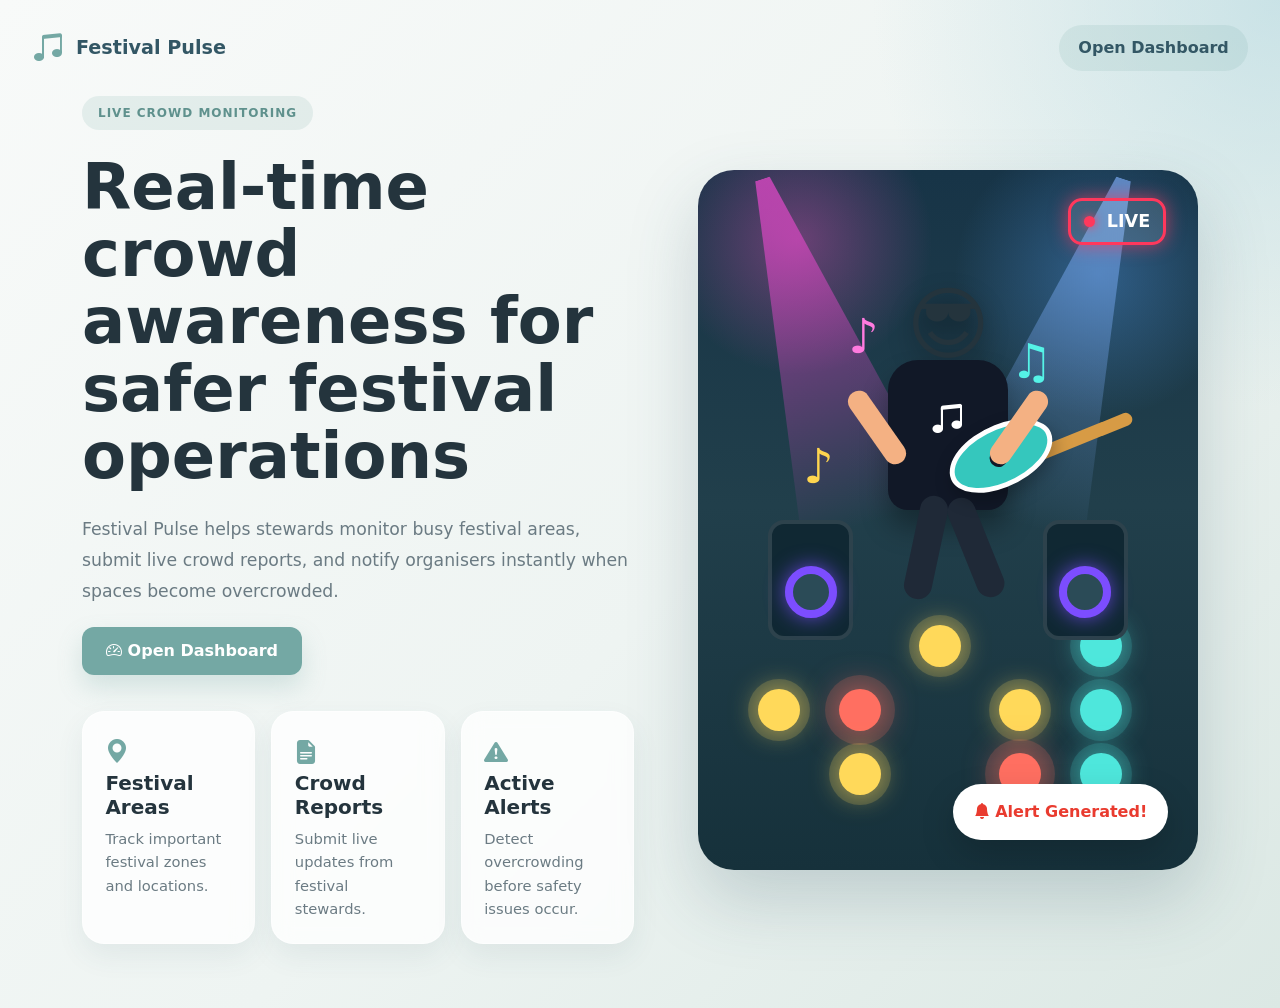
<file: src/main/resources/static/index.html>
<!DOCTYPE html>
<html lang="en">
<head>
  <meta charset="UTF-8">
  <meta name="viewport" content="width=device-width, initial-scale=1.0">

  <title>Festival Pulse</title>

  <link href="https://cdn.jsdelivr.net/npm/bootstrap@5.3.0/dist/css/bootstrap.min.css" rel="stylesheet">
  <link href="https://cdn.jsdelivr.net/npm/bootstrap-icons@1.10.5/font/bootstrap-icons.css" rel="stylesheet">

  <link href="css/landing.css" rel="stylesheet">
</head>
<body>

<section class="landing-page">

  <!-- NAVBAR -->
  <nav class="landing-navbar">
    <div class="brand">
      <i class="bi bi-music-note-beamed"></i>
      <span>Festival <strong>Pulse</strong></span>
    </div>

    <a href="dashboard.html" class="btn-dashboard">
      Open Dashboard
    </a>
  </nav>

  <!-- HERO -->
  <div class="hero-section container">

    <div class="hero-text">

      <div class="hero-badge">
        LIVE CROWD MONITORING
      </div>

      <h1>
        Real-time crowd awareness for safer festival operations
      </h1>

      <p>
        Festival Pulse helps stewards monitor busy festival areas,
        submit live crowd reports, and notify organisers instantly
        when spaces become overcrowded.
      </p>

      <div class="hero-actions">
        <a href="dashboard.html" class="btn-primary-custom">
          <i class="bi bi-speedometer2"></i>
          Open Dashboard
        </a>
      </div>

      <!-- FEATURES -->
      <div class="feature-grid">

        <div class="feature-card">
          <i class="bi bi-geo-alt-fill"></i>
          <h5>Festival Areas</h5>
          <p>Track important festival zones and locations.</p>
        </div>

        <div class="feature-card">
          <i class="bi bi-file-earmark-text-fill"></i>
          <h5>Crowd Reports</h5>
          <p>Submit live updates from festival stewards.</p>
        </div>

        <div class="feature-card">
          <i class="bi bi-exclamation-triangle-fill"></i>
          <h5>Active Alerts</h5>
          <p>Detect overcrowding before safety issues occur.</p>
        </div>

      </div>

    </div>

    <!-- VISUAL -->
    <div class="hero-visual concert-visual">

      <div class="live-badge">
        <span></span> LIVE
      </div>

      <div class="stage-lights">
        <span class="light light-left"></span>
        <span class="light light-right"></span>
      </div>

      <div class="music-note note-1">♪</div>
      <div class="music-note note-2">♫</div>
      <div class="music-note note-3">♪</div>

      <div class="guitarist">
        <div class="guitarist-head">😎</div>

        <div class="guitarist-body">
          <div class="guitar-neck"></div>
          <div class="guitar"></div>
          <div class="arm arm-left"></div>
          <div class="arm arm-right"></div>
          <div class="leg leg-left"></div>
          <div class="leg leg-right"></div>
          <i class="bi bi-music-note-beamed shirt-note"></i>
        </div>
      </div>

      <div class="speaker speaker-left">
        <span></span>
      </div>

      <div class="speaker speaker-right">
        <span></span>
      </div>

      <div class="crowd-map concert-crowd">
        <span></span><span></span><span></span><span></span><span></span>
        <span></span><span></span><span></span><span></span><span></span>
        <span></span><span></span><span></span><span></span><span></span>
      </div>

      <div class="alert-floating concert-alert">
        <i class="bi bi-bell-fill"></i>
        Alert Generated!
      </div>

    </div>

  </div>

</section>

</body>
</html>
</file>
<file: src/main/resources/static/css/landing.css>
:root {
    --bg: #f8faf9;
    --sidebar: #335765;

    --green: #74A8A4;
    --green-dark: #5f918d;

    --blue: #B6D9E0;

    --text: #24343d;
    --muted: #6b7b83;

    --border: #DBE2DC;

    --orange: #7F543D;
    --orange-light: rgba(127, 84, 61, 0.12);

    --white: #ffffff;
}

/* RESET */

* {
    margin: 0;
    padding: 0;
    box-sizing: border-box;
}

body {
    font-family: 'Segoe UI', system-ui, sans-serif;
    background:
            radial-gradient(circle at top right, rgba(182,217,224,0.65), transparent 25%),
            linear-gradient(135deg, #f8faf9 0%, #eef4f2 55%, #dbe8e4 100%);
    min-height: 100vh;
    color: var(--text);
}

/* PAGE */

.landing-page {
    min-height: 100vh;
    padding-bottom: 4rem;
}

/* NAVBAR */

.landing-navbar {
    width: 100%;
    max-width: 1300px;
    margin: auto;
    padding: 1.5rem 2rem;

    display: flex;
    justify-content: space-between;
    align-items: center;
}

.brand {
    display: flex;
    align-items: center;
    gap: 12px;

    font-size: 1.2rem;
    font-weight: 800;

    color: var(--sidebar);
}

.brand i {
    font-size: 2rem;
    color: var(--green);
}

/* HERO */

.hero-section {
    min-height: 85vh;

    display: grid;
    grid-template-columns: 1.05fr 0.95fr;

    align-items: center;
    gap: 4rem;
}

/* TEXT */

.hero-badge {
    display: inline-block;

    background: rgba(116,168,164,0.15);
    color: var(--green-dark);

    padding: 0.5rem 1rem;
    border-radius: 999px;

    font-size: 0.75rem;
    font-weight: 800;
    letter-spacing: 1px;

    margin-bottom: 1.5rem;
}

.hero-text h1 {
    font-size: clamp(2.8rem, 5vw, 5.2rem);

    line-height: 1.05;
    font-weight: 900;

    margin-bottom: 1.5rem;

    color: var(--text);
}

.hero-text p {
    font-size: 1.08rem;
    line-height: 1.8;

    color: var(--muted);

    max-width: 650px;

    margin-bottom: 2rem;
}

/* BUTTONS */

.hero-actions {
    margin-bottom: 3rem;
}

.btn-primary-custom,
.btn-dashboard {
    text-decoration: none;
    font-weight: 700;
    transition: 0.2s ease;
}

.btn-primary-custom {
    background: var(--green);

    color: white;

    padding: 0.9rem 1.5rem;

    border-radius: 12px;

    box-shadow: 0 12px 25px rgba(116,168,164,0.25);
}

.btn-primary-custom:hover {
    background: var(--green-dark);

    color: white;

    transform: translateY(-3px);
}

.btn-dashboard {
    background: rgba(116,168,164,0.15);

    color: var(--sidebar);

    padding: 0.7rem 1.2rem;

    border-radius: 999px;
}

.btn-dashboard:hover {
    background: var(--green);

    color: white;
}

/* FEATURES */

.feature-grid {
    display: grid;

    grid-template-columns: repeat(3, 1fr);

    gap: 1rem;
}

.feature-card {
    background: rgba(255,255,255,0.78);

    backdrop-filter: blur(10px);

    border: 1px solid rgba(255,255,255,0.55);

    border-radius: 22px;

    padding: 1.4rem;

    box-shadow: 0 12px 28px rgba(51,87,101,0.08);

    transition: 0.25s ease;
}

.feature-card:hover {
    transform: translateY(-6px);
}

.feature-card i {
    font-size: 1.5rem;

    color: var(--green);

    margin-bottom: 0.9rem;
}

.feature-card h5 {
    font-weight: 800;

    margin-bottom: 0.5rem;
}

.feature-card p {
    font-size: 0.92rem;

    line-height: 1.6;

    margin: 0;
}

/* HERO VISUAL */

.hero-visual {
    position: relative;

    height: 700px;

    border-radius: 36px;

    overflow: hidden;

    box-shadow: 0 30px 70px rgba(51,87,101,0.22);
}

/* CONCERT HERO */

.concert-visual {
    background:
            radial-gradient(circle at 20% 10%, rgba(255, 84, 200, 0.35), transparent 18%),
            radial-gradient(circle at 80% 15%, rgba(88, 166, 255, 0.35), transparent 20%),
            linear-gradient(180deg, #173447 0%, #213f4b 48%, #16313b 100%);
}

/* LIVE BADGE */

.live-badge {
    position: absolute;

    top: 28px;
    right: 32px;

    z-index: 20;

    background: rgba(255,255,255,0.12);

    border: 3px solid #ff385c;

    color: #ffffff;

    padding: 0.45rem 0.8rem;

    border-radius: 14px;

    font-weight: 900;

    font-size: 1.1rem;

    box-shadow: 0 0 18px rgba(255,56,92,0.65);
}

.live-badge span {
    display: inline-block;

    width: 11px;
    height: 11px;

    background: #ff385c;

    border-radius: 50%;

    margin-right: 6px;

    box-shadow: 0 0 10px #ff385c;
}

/* LIGHTS */

.light {
    position: absolute;

    top: 0;

    width: 150px;
    height: 360px;

    opacity: 0.75;

    clip-path: polygon(45% 0, 55% 0, 100% 100%, 0 100%);

    animation: lightMove 2.2s infinite alternate ease-in-out;
}

.light-left {
    left: 45px;

    background: linear-gradient(to bottom, rgba(255,75,220,0.85), transparent);

    transform: rotate(-18deg);
}

.light-right {
    right: 55px;

    background: linear-gradient(to bottom, rgba(128,178,255,0.85), transparent);

    transform: rotate(18deg);
}

@keyframes lightMove {
    from {
        transform: rotate(-18deg);
    }

    to {
        transform: rotate(12deg);
    }
}

/* MUSIC NOTES */

.music-note {
    position: absolute;

    z-index: 15;

    color: #55f3e7;

    font-size: 3rem;

    font-weight: 900;

    animation: floatNote 2s infinite ease-in-out;
}

.note-1 {
    top: 130px;
    left: 150px;

    color: #ff7adf;
}

.note-2 {
    top: 155px;
    right: 145px;
}

.note-3 {
    top: 260px;
    left: 105px;

    color: #ffd54f;
}

@keyframes floatNote {
    0%, 100% {
        transform: translateY(0) rotate(-8deg);
    }

    50% {
        transform: translateY(-18px) rotate(8deg);
    }
}

/* GUITARIST */

.guitarist {
    position: absolute;

    top: 115px;
    left: 50%;

    transform: translateX(-50%);

    width: 230px;
    height: 330px;

    z-index: 18;

    animation: rockDance 0.9s infinite ease-in-out;
}

@keyframes rockDance {
    0%, 100% {
        transform: translateX(-50%) rotate(-3deg) translateY(0);
    }

    50% {
        transform: translateX(-50%) rotate(4deg) translateY(-12px);
    }
}

.guitarist-head {
    font-size: 5rem;

    text-align: center;

    line-height: 1;

    filter: drop-shadow(0 10px 12px rgba(0,0,0,0.35));
}

.guitarist-body {
    position: relative;

    width: 120px;
    height: 150px;

    margin: -5px auto 0;

    background: #111827;

    border-radius: 30px 30px 20px 20px;

    box-shadow: 0 18px 28px rgba(0,0,0,0.32);
}

.shirt-note {
    position: absolute;

    top: 35px;
    left: 42px;

    color: #ffffff;

    font-size: 2.1rem;
}

/* GUITAR */

.guitar {
    position: absolute;

    width: 110px;
    height: 62px;

    right: -48px;
    top: 65px;

    background: #35c7bd;

    border: 5px solid #ffffff;

    border-radius: 55% 45% 55% 45%;

    transform: rotate(-22deg);

    z-index: 8;

    box-shadow: 0 8px 18px rgba(0,0,0,0.28);
}

.guitar::after {
    content: "";

    position: absolute;

    width: 18px;
    height: 18px;

    background: #111827;

    border-radius: 50%;

    top: 18px;
    left: 38px;
}

.guitar-neck {
    position: absolute;

    width: 115px;
    height: 13px;

    right: -128px;
    top: 72px;

    background: #d79b45;

    border-radius: 999px;

    transform: rotate(-22deg);

    z-index: 7;
}

/* ARMS */

.arm {
    position: absolute;

    width: 22px;
    height: 85px;

    background: #f4b183;

    border-radius: 999px;

    top: 25px;

    z-index: 9;
}

.arm-left {
    left: -22px;

    transform: rotate(-35deg);
}

.arm-right {
    right: -22px;

    transform: rotate(35deg);
}

/* LEGS */

.leg {
    position: absolute;

    width: 28px;
    height: 105px;

    background: #1f2937;

    border-radius: 999px;

    top: 135px;
}

.leg-left {
    left: 24px;

    transform: rotate(12deg);
}

.leg-right {
    right: 18px;

    transform: rotate(-22deg);
}

/* SPEAKERS */

.speaker {
    position: absolute;

    bottom: 230px;

    width: 85px;
    height: 120px;

    border-radius: 16px;

    background: #102833;

    border: 4px solid rgba(255,255,255,0.12);

    z-index: 10;
}

.speaker-left {
    left: 70px;
}

.speaker-right {
    right: 70px;
}

.speaker span {
    position: absolute;

    width: 52px;
    height: 52px;

    background: #2b4b57;

    border: 8px solid #7c4dff;

    border-radius: 50%;

    left: 50%;
    bottom: 18px;

    transform: translateX(-50%);

    box-shadow: 0 0 20px rgba(124,77,255,0.75);
}

/* CROWD */

.crowd-map {
    position: absolute;

    left: 60px;
    right: 60px;
    bottom: 75px;

    display: grid;

    grid-template-columns: repeat(5, 1fr);

    gap: 22px;

    z-index: 8;
}

.crowd-map span {
    width: 42px;
    height: 42px;

    border-radius: 50%;

    animation: crowdBounce 1.3s infinite ease-in-out;
}

.crowd-map span:nth-child(3n) {
    background: #ffd95a;

    box-shadow:
            0 0 0 10px rgba(255,217,90,0.18),
            0 0 28px rgba(255,217,90,0.7);
}

.crowd-map span:nth-child(5n) {
    background: #4ee7dc;

    box-shadow:
            0 0 0 10px rgba(78,231,220,0.16),
            0 0 28px rgba(78,231,220,0.7);
}

.crowd-map span:nth-child(7n) {
    background: #ff6f61;

    box-shadow:
            0 0 0 14px rgba(255,111,97,0.18),
            0 0 34px rgba(255,111,97,0.8);
}

@keyframes crowdBounce {
    0%, 100% {
        transform: translateY(0) scale(1);
    }

    50% {
        transform: translateY(-10px) scale(1.08);
    }
}

/* ALERT */

.alert-floating {
    position: absolute;

    right: 30px;
    bottom: 30px;

    background: white;

    color: #e93b2f;

    border-radius: 999px;

    padding: 1rem 1.3rem;

    font-weight: 800;

    box-shadow: 0 14px 35px rgba(0,0,0,0.18);

    z-index: 20;

    animation: alertPop 1.5s infinite ease-in-out;
}

@keyframes alertPop {
    0%, 100% {
        transform: scale(1);
    }

    50% {
        transform: scale(1.06);
    }
}

/* MOBILE */

@media (max-width: 992px) {

    .hero-section {
        grid-template-columns: 1fr;
        gap: 2rem;
    }

    .hero-visual {
        height: 580px;
    }

    .feature-grid {
        grid-template-columns: 1fr;
    }

    .hero-text h1 {
        font-size: 3rem;
    }
}

@media (max-width: 768px) {

    .landing-navbar {
        padding: 1.2rem;
    }

    .hero-section {
        padding: 0 1rem;
    }

    .hero-visual {
        height: 500px;
    }

    .crowd-map {
        left: 25px;
        right: 25px;
        gap: 14px;
    }

    .crowd-map span {
        width: 28px;
        height: 28px;
    }

    .guitarist {
        transform: translateX(-50%) scale(0.78);
    }

    .speaker {
        display: none;
    }

    .music-note {
        font-size: 2rem;
    }
}
</file>
